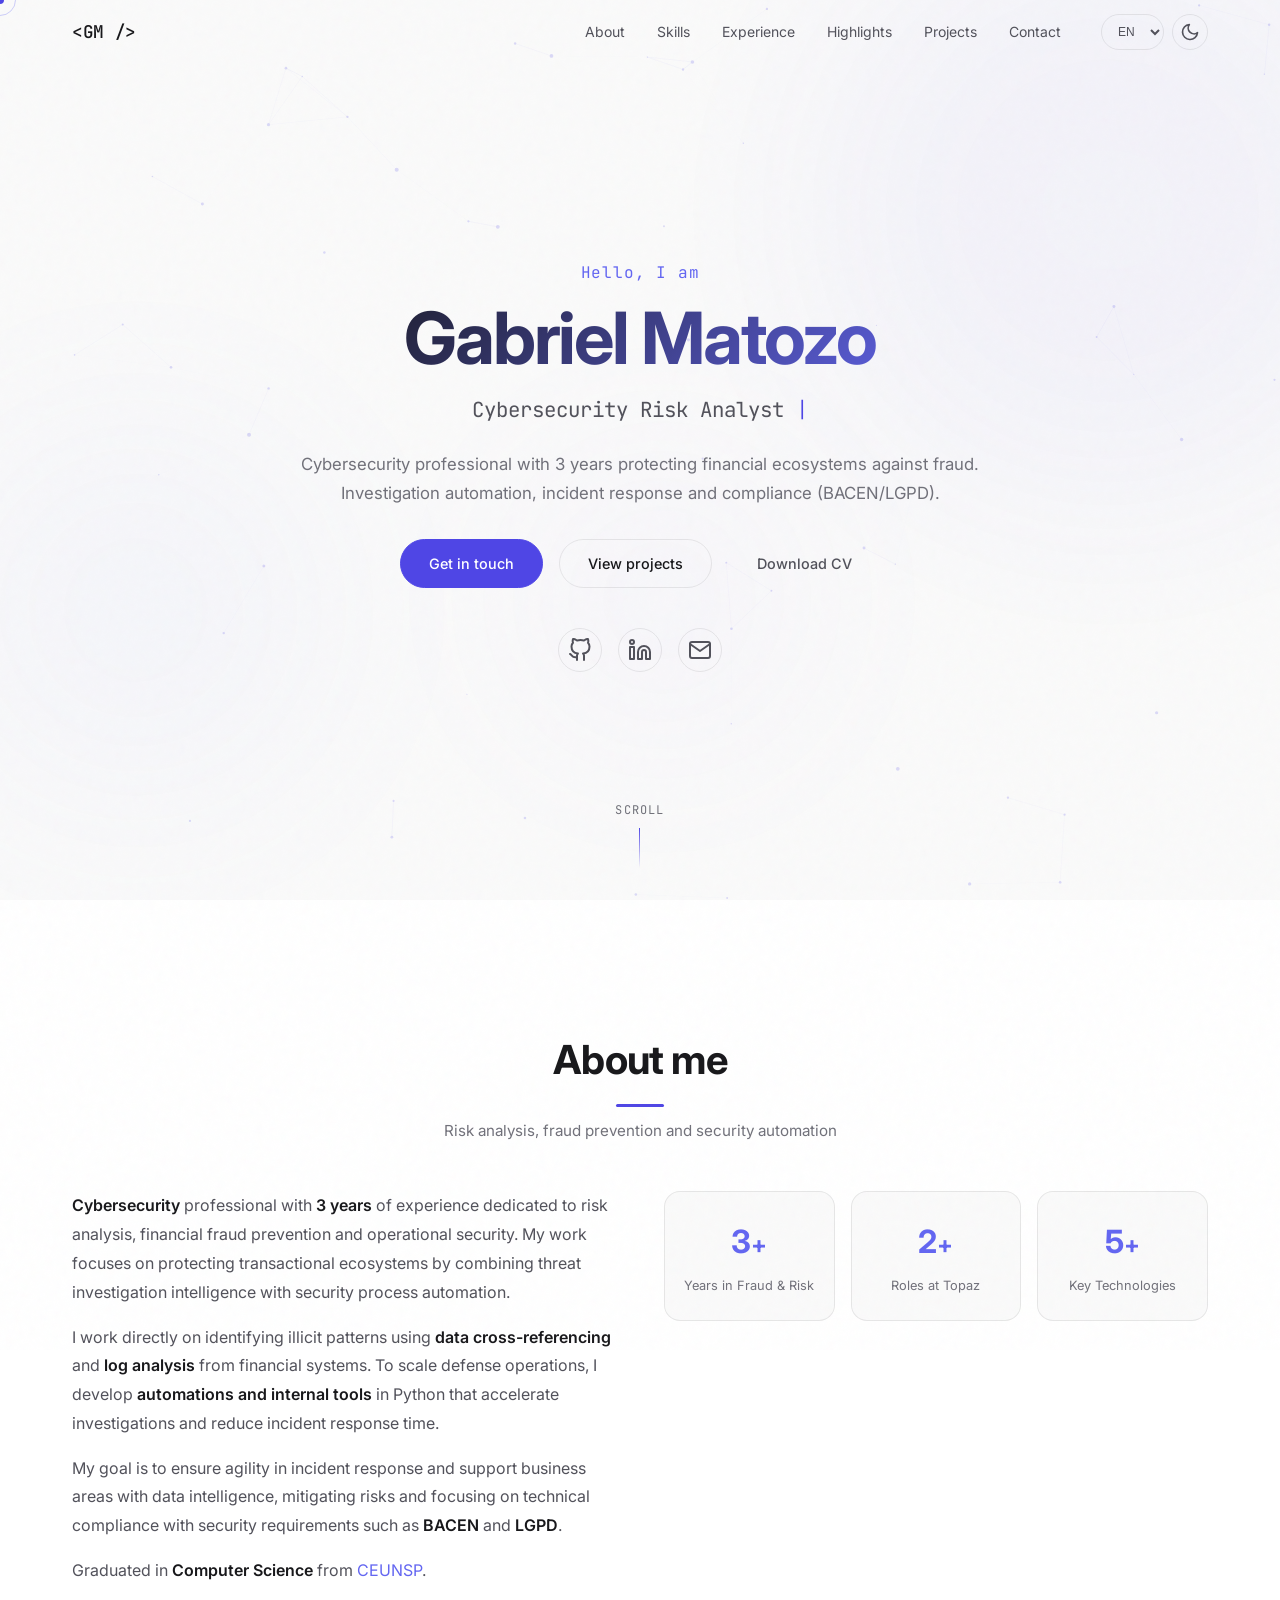
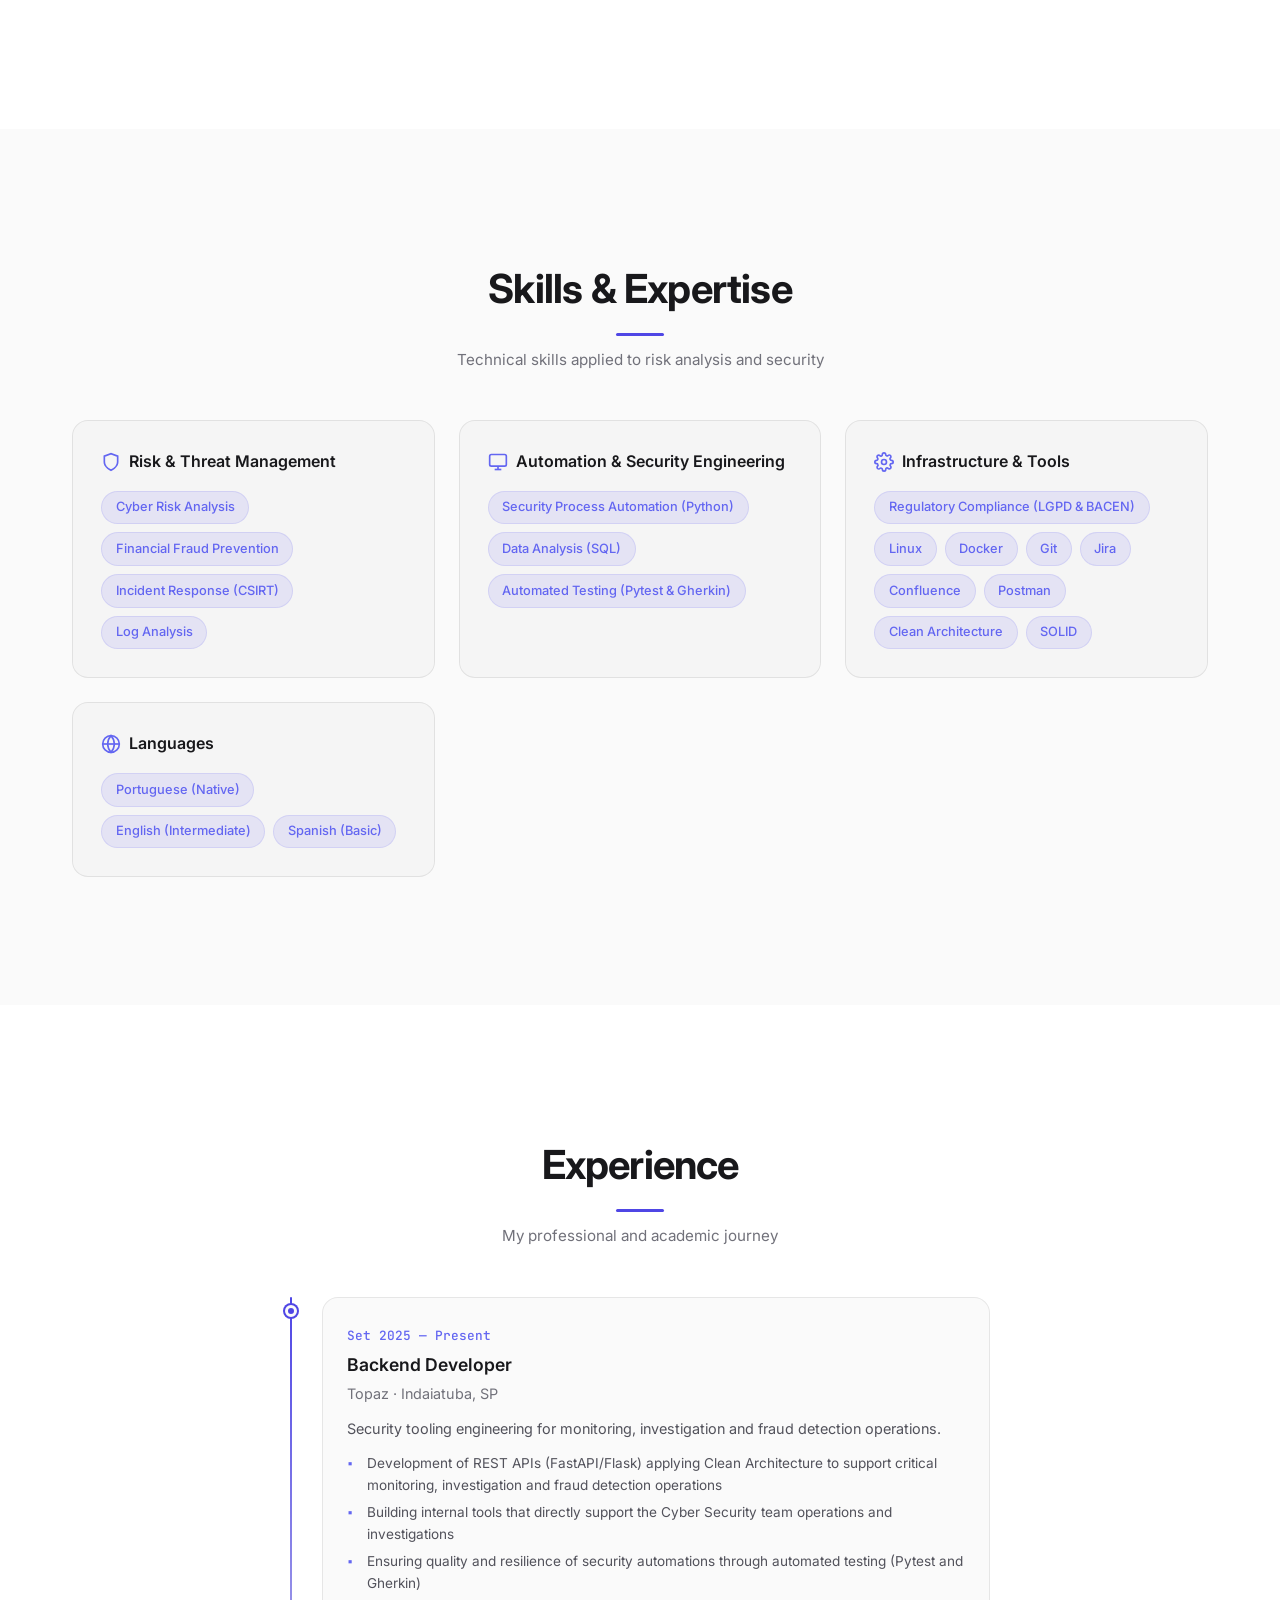
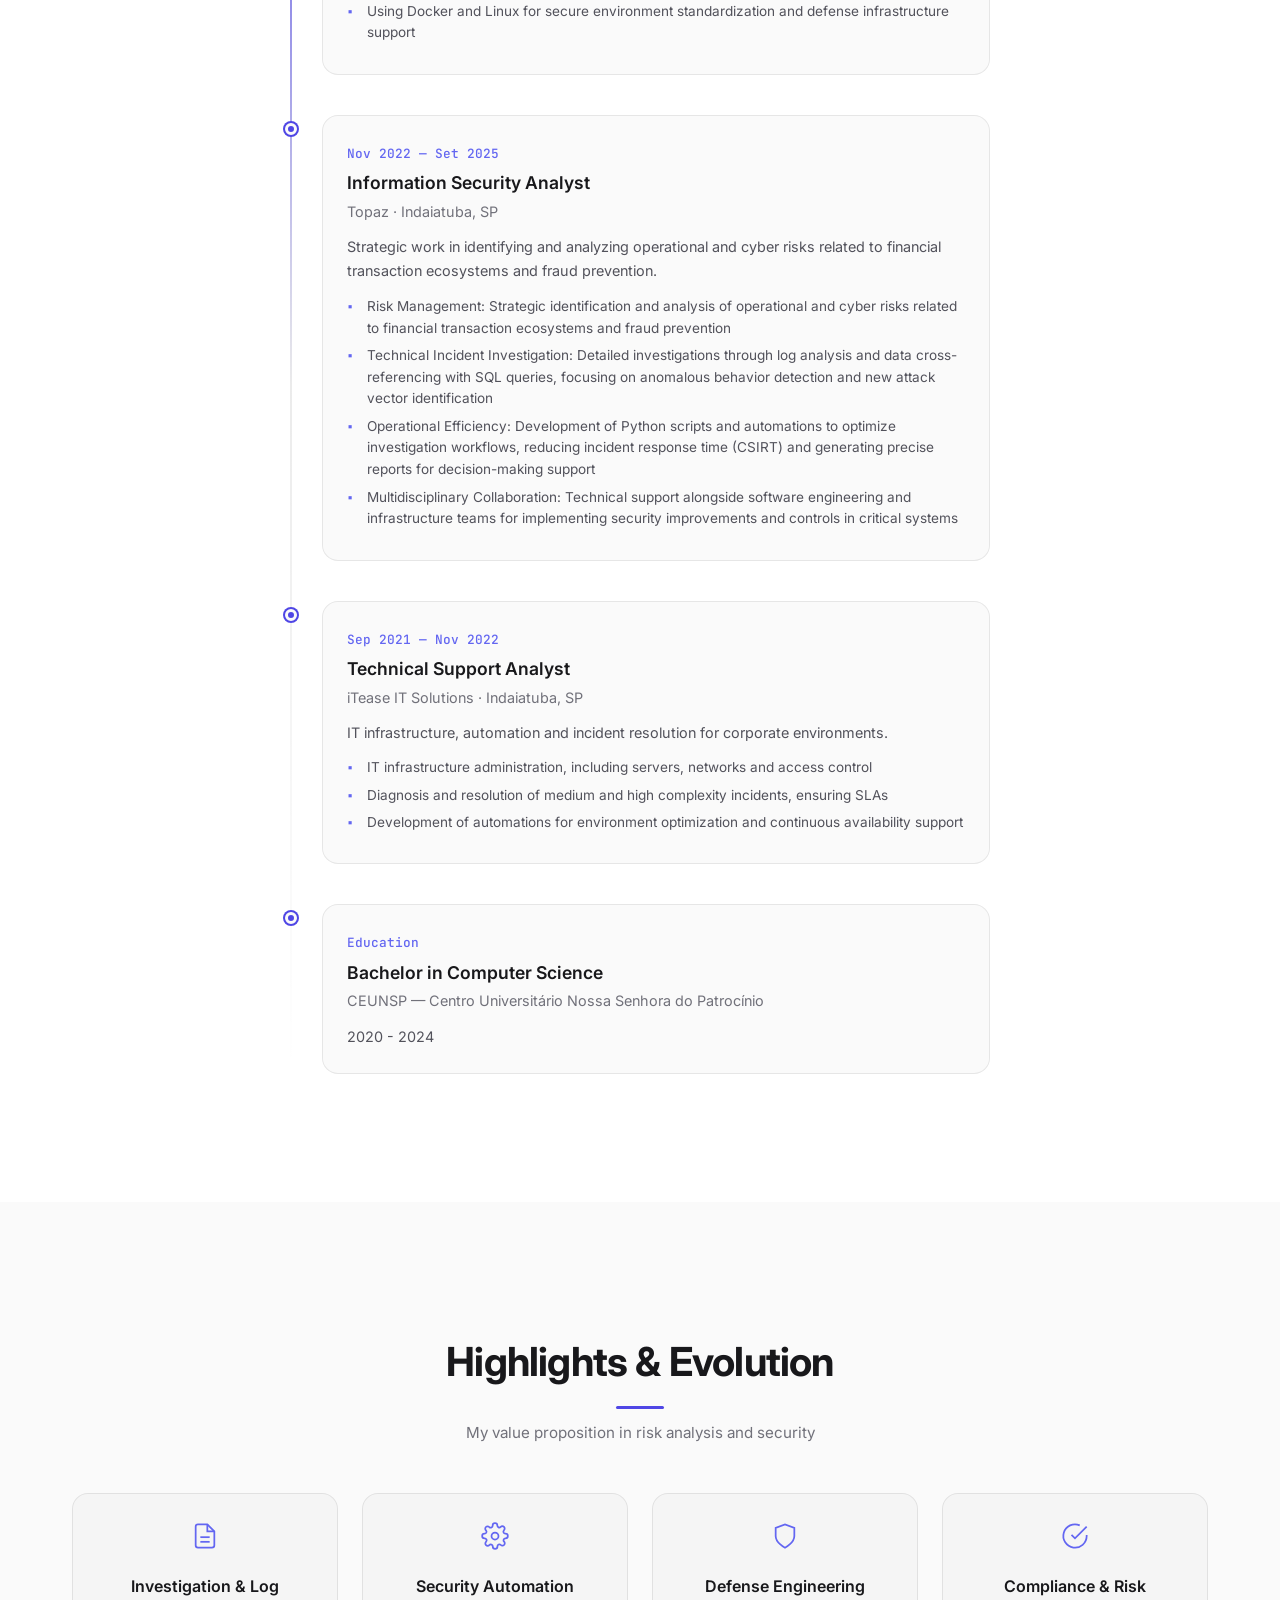
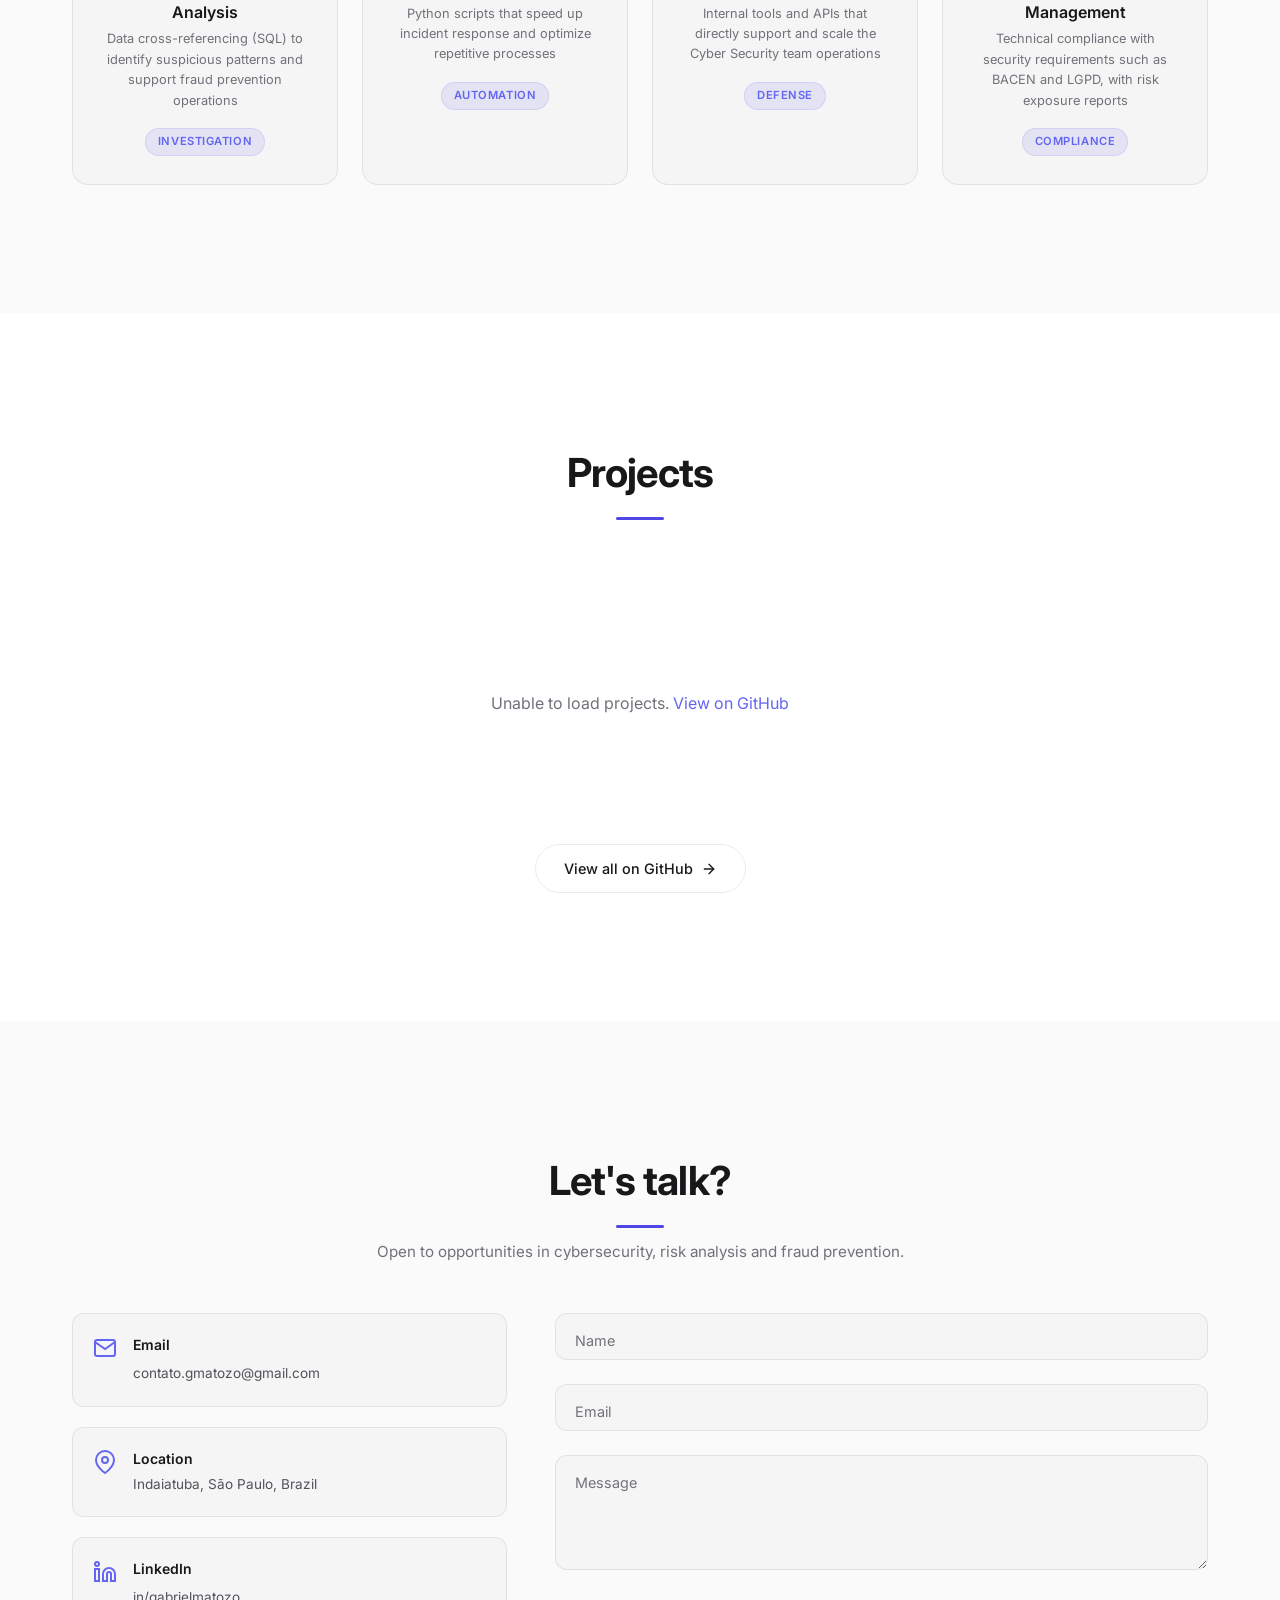
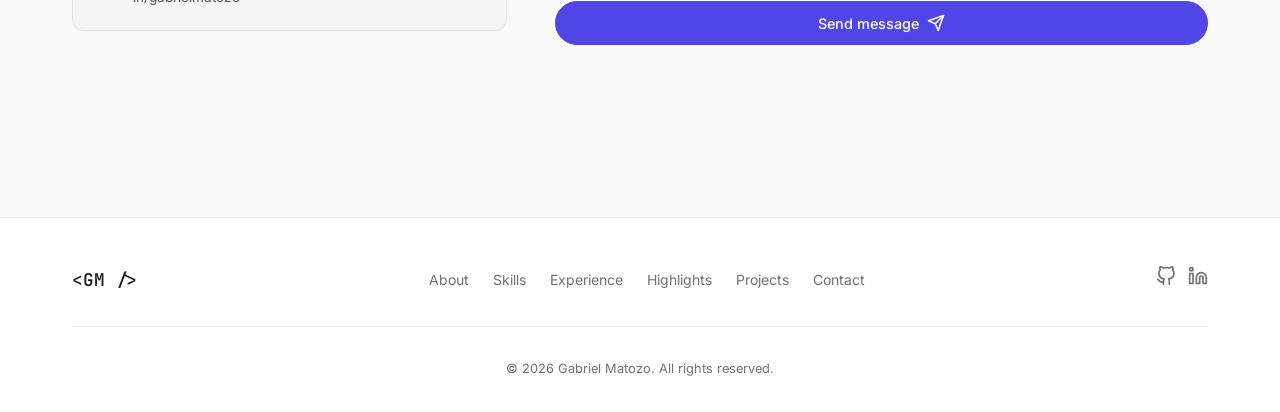
<file: index.html>
<!DOCTYPE html>
<html lang="pt-br" data-theme="dark">

<head>
  <meta charset="UTF-8" />
  <meta name="viewport" content="width=device-width, initial-scale=1.0" />
  <meta name="author" content="Gabriel Matozo" />
  <meta name="description" content="Gabriel Matozo — Analista de Cibersegurança e Desenvolvedor Backend. Prevenção a fraudes, automação de segurança, resposta a incidentes e análise de risco em Python e SQL. Veja projetos e baixe o CV." />
  <link rel="canonical" href="https://gabrielmatozo.github.io/" />

  <meta property="og:title" content="Gabriel Matozo | Cibersegurança, Backend & Prevenção a Fraudes" />
  <meta property="og:description" content="Analista de Riscos em Cibersegurança | Prevenção a Fraudes | Automação de Segurança | Resposta a Incidentes | Python • SQL" />
  <meta property="og:type" content="website" />
  <meta property="og:url" content="https://gabrielmatozo.github.io/" />
  <meta property="og:image" content="https://gabrielmatozo.github.io/assets/images/og-cover.png" />
  <meta property="og:site_name" content="Gabriel Matozo" />
  <meta property="og:locale" content="pt_BR" />
  <meta property="og:locale:alternate" content="en_US" />
  <meta property="og:locale:alternate" content="es_ES" />
  <meta name="twitter:card" content="summary_large_image" />
  <meta name="twitter:title" content="Gabriel Matozo | Cibersegurança, Backend & Prevenção a Fraudes" />
  <meta name="twitter:description" content="Analista de Cibersegurança e Backend Developer — prevenção a fraudes, automação de segurança e resposta a incidentes (Python/SQL)." />
  <meta name="twitter:image" content="https://gabrielmatozo.github.io/assets/images/og-cover.png" />
  <meta name="robots" content="index, follow" />

  <title>Gabriel Matozo | Cibersegurança, Backend & Prevenção a Fraudes</title>

  <script type="application/ld+json">
  {
    "@context": "https://schema.org",
    "@graph": [
      {
        "@type": "Person",
        "@id": "https://gabrielmatozo.github.io/#person",
        "name": "Gabriel Matozo",
        "url": "https://gabrielmatozo.github.io/",
        "image": "https://gabrielmatozo.github.io/assets/images/og-cover.png",
        "jobTitle": "Analista de Cibersegurança e Desenvolvedor Backend",
        "description": "Analista de Cibersegurança e Backend Developer focado em prevenção a fraudes, automação de segurança e resposta a incidentes com Python e SQL.",
        "address": {
          "@type": "PostalAddress",
          "addressLocality": "Indaiatuba",
          "addressRegion": "SP",
          "addressCountry": "BR"
        },
        "alumniOf": {
          "@type": "CollegeOrUniversity",
          "name": "CEUNSP — Centro Universitário Nossa Senhora do Patrocínio"
        },
        "worksFor": {
          "@type": "Organization",
          "name": "Topaz"
        },
        "knowsAbout": [
          "Cibersegurança",
          "Prevenção a Fraudes Financeiras",
          "Análise de Riscos",
          "Resposta a Incidentes (CSIRT)",
          "Automação de Segurança",
          "LGPD",
          "BACEN",
          "Python",
          "SQL"
        ],
        "knowsLanguage": ["pt-BR", "en", "es"],
        "sameAs": [
          "https://github.com/gabrielmatozo",
          "https://www.linkedin.com/in/gabrielmatozo/"
        ]
      },
      {
        "@type": "WebSite",
        "@id": "https://gabrielmatozo.github.io/#website",
        "url": "https://gabrielmatozo.github.io/",
        "name": "Gabriel Matozo — Cibersegurança & Backend",
        "description": "Portfólio de Gabriel Matozo: cibersegurança, prevenção a fraudes, automação de segurança e desenvolvimento backend.",
        "inLanguage": "pt-BR"
      }
    ]
  }
  </script>

  <link rel="preconnect" href="https://fonts.googleapis.com" />
  <link rel="preconnect" href="https://fonts.gstatic.com" crossorigin />
  <link href="https://fonts.googleapis.com/css2?family=Inter:wght@300;400;500;600;700&family=JetBrains+Mono:wght@400;500&display=swap" rel="stylesheet" />

  <link rel="icon" type="image/svg+xml" href="/assets/images/favicon.svg?v=2" />

  <script>
    (function () {
      var saved = localStorage.getItem('gm-theme');
      if (saved === 'light' || (!saved && window.matchMedia('(prefers-color-scheme: light)').matches)) {
        document.documentElement.setAttribute('data-theme', 'light');
      }
    })();
  </script>
  <link rel="stylesheet" href="/assets/css/styles.css" />
  <script src="/assets/js/config.js"></script>
  <script src="/assets/js/i18n.js"></script>
</head>

<body>
    <a href="#hero" class="skip-link" data-i18n="skip_link">Pular para conteúdo</a>
    <div class="preloader" id="preloader">
    <div class="preloader__content">
      <span class="preloader__logo">&lt;GM /&gt;</span>
      <div class="preloader__bar"><div class="preloader__bar-fill"></div></div>
    </div>
  </div>

    <div class="scroll-progress" id="scroll-progress"></div>

    <div class="cursor" id="cursor"></div>
  <div class="cursor-follower" id="cursor-follower"></div>

    <div class="noise-overlay"></div>

    <div class="gradient-orbs" aria-hidden="true">
    <div class="gradient-orb gradient-orb--1"></div>
    <div class="gradient-orb gradient-orb--2"></div>
    <div class="gradient-orb gradient-orb--3"></div>
  </div>

    <canvas id="particles-canvas" aria-hidden="true"></canvas>

    <nav class="nav" id="nav">
    <div class="nav__container">
      <a href="#hero" class="nav__logo">&lt;GM /&gt;</a>
      <button class="nav__toggle" id="nav-toggle" aria-label="Abrir menu" aria-expanded="false">
        <span></span><span></span><span></span>
      </button>
      <ul class="nav__menu" id="nav-menu">
        <li><a href="#about" class="nav__link" data-i18n="nav_about">Sobre</a></li>
        <li><a href="#skills" class="nav__link" data-i18n="nav_skills">Skills</a></li>
        <li><a href="#experience" class="nav__link" data-i18n="nav_experience">Experiência</a></li>
        <li><a href="#highlights" class="nav__link" data-i18n="nav_highlights">Conquistas</a></li>
        <li><a href="#projects" class="nav__link" data-i18n="nav_projects">Projetos</a></li>
        <li><a href="#contact" class="nav__link" data-i18n="nav_contact">Contato</a></li>
        <li class="nav__controls">
          <select id="lang-select" class="lang-toggle" aria-label="Selecionar idioma">
            <option value="pt">PT</option>
            <option value="en">EN</option>
            <option value="es">ES</option>
          </select>
          <button class="theme-toggle" id="theme-toggle" aria-label="Alternar tema">
            <svg class="theme-toggle__icon theme-toggle__icon--sun" viewBox="0 0 24 24" width="20" height="20"><circle cx="12" cy="12" r="5" fill="none" stroke="currentColor" stroke-width="2"/><g stroke="currentColor" stroke-width="2" stroke-linecap="round"><line x1="12" y1="1" x2="12" y2="3"/><line x1="12" y1="21" x2="12" y2="23"/><line x1="4.22" y1="4.22" x2="5.64" y2="5.64"/><line x1="18.36" y1="18.36" x2="19.78" y2="19.78"/><line x1="1" y1="12" x2="3" y2="12"/><line x1="21" y1="12" x2="23" y2="12"/><line x1="4.22" y1="19.78" x2="5.64" y2="18.36"/><line x1="18.36" y1="5.64" x2="19.78" y2="4.22"/></g></svg>
            <svg class="theme-toggle__icon theme-toggle__icon--moon" viewBox="0 0 24 24" width="20" height="20"><path d="M21 12.79A9 9 0 1 1 11.21 3 7 7 0 0 0 21 12.79z" fill="none" stroke="currentColor" stroke-width="2" stroke-linecap="round" stroke-linejoin="round"/></svg>
          </button>
        </li>
      </ul>
    </div>
  </nav>

    <section class="hero" id="hero">
    <div class="hero__content">
      <p class="hero__greeting" data-i18n="hero_greeting">Olá, eu sou</p>
      <h1 class="hero__name">Gabriel Matozo</h1>
      <div class="hero__typing-wrapper" aria-hidden="true">
        <span id="typing-text"></span>
        <span class="hero__cursor">|</span>
      </div>
      <p class="hero__description" data-i18n="hero_description">Profissional de Cibersegurança com 3 anos protegendo ecossistemas financeiros contra fraudes.
Automação de investigações, resposta a incidentes e compliance (BACEN/LGPD).</p>
      <div class="hero__actions">
        <a href="#contact" class="btn btn--primary" data-i18n="hero_contact">Entre em contato</a>
        <a href="#projects" class="btn btn--outline" data-i18n="hero_projects">Ver projetos</a>
        <a href="/assets/docs/gabriel-matozo-cv.pdf" id="cv-download-btn" class="btn btn--ghost" data-i18n="hero_cv" target="_blank" rel="noopener noreferrer">Download CV</a>
      </div>
      <div class="hero__social">
        <a href="https://github.com/gabrielmatozo" target="_blank" rel="noopener noreferrer" aria-label="GitHub" class="hero__social-link">
          <svg viewBox="0 0 24 24" width="24" height="24" fill="none" stroke="currentColor" stroke-width="2" stroke-linecap="round" stroke-linejoin="round"><path d="M9 19c-5 1.5-5-2.5-7-3m14 6v-3.87a3.37 3.37 0 0 0-.94-2.61c3.14-.35 6.44-1.54 6.44-7A5.44 5.44 0 0 0 20 4.77 5.07 5.07 0 0 0 19.91 1S18.73.65 16 2.48a13.38 13.38 0 0 0-7 0C6.27.65 5.09 1 5.09 1A5.07 5.07 0 0 0 5 4.77a5.44 5.44 0 0 0-1.5 3.78c0 5.42 3.3 6.61 6.44 7A3.37 3.37 0 0 0 9 18.13V22"></path></svg>
        </a>
        <a href="https://www.linkedin.com/in/gabrielmatozo/" target="_blank" rel="noopener noreferrer" aria-label="LinkedIn" class="hero__social-link">
          <svg viewBox="0 0 24 24" width="24" height="24" fill="none" stroke="currentColor" stroke-width="2" stroke-linecap="round" stroke-linejoin="round"><path d="M16 8a6 6 0 0 1 6 6v7h-4v-7a2 2 0 0 0-2-2 2 2 0 0 0-2 2v7h-4v-7a6 6 0 0 1 6-6z"></path><rect x="2" y="9" width="4" height="12"></rect><circle cx="4" cy="4" r="2"></circle></svg>
        </a>
        <a href="mailto:contato.gmatozo@gmail.com" aria-label="E-mail" class="hero__social-link">
          <svg viewBox="0 0 24 24" width="24" height="24" fill="none" stroke="currentColor" stroke-width="2" stroke-linecap="round" stroke-linejoin="round"><path d="M4 4h16c1.1 0 2 .9 2 2v12c0 1.1-.9 2-2 2H4c-1.1 0-2-.9-2-2V6c0-1.1.9-2 2-2z"></path><polyline points="22,6 12,13 2,6"></polyline></svg>
        </a>
      </div>
    </div>
    <div class="hero__scroll-indicator">
      <span>scroll</span>
      <div class="hero__scroll-line"></div>
    </div>
  </section>

    <section class="section section--alt about" id="about">
    <div class="container">
      <h2 class="section__title" data-reveal data-i18n="about_title">Sobre mim</h2>
      <p class="section__subtitle" data-reveal data-i18n="about_subtitle">Análise de riscos, prevenção a fraudes e automação de segurança</p>
      <div class="about__grid">
        <div class="about__text" data-reveal>
          <p data-i18n="about_p1" data-i18n-html>
            Profissional de <strong>Cibersegurança</strong> com <strong>3 anos</strong> de experiência
            dedicados à análise de riscos, prevenção a fraudes financeiras e segurança operacional.
            Minha atuação foca em proteger ecossistemas transacionais, unindo a inteligência na
            investigação de ameaças com a automação de processos de segurança.
          </p>
          <p data-i18n="about_p2" data-i18n-html>
            Atuo diretamente na identificação de padrões ilícitos utilizando <strong>cruzamento de dados</strong>
            e <strong>análise de logs</strong> de sistemas financeiros. Para escalar a operação de defesa,
            desenvolvo <strong>automações e ferramentas internas</strong> em Python que aceleram investigações
            e reduzem o tempo de resposta a incidentes.
          </p>
          <p data-i18n="about_p3" data-i18n-html>
            Meu objetivo é garantir agilidade na resposta a incidentes e apoiar as áreas de negócio com
            inteligência de dados, mitigando riscos e focando na adequação técnica a requisitos de segurança
            como <strong>BACEN</strong> e <strong>LGPD</strong>.
          </p>
          <p data-i18n="about_p4" data-i18n-html>
            Formado em <strong>Ciência da Computação</strong> pela
            <a href="https://www.ceunsp.edu.br/graduacao/ciencia-da-computacao/" target="_blank" rel="noopener noreferrer">CEUNSP</a>.
          </p>
        </div>
        <div class="about__stats" data-reveal>
          <div class="stat-card">
            <span class="stat-card__number" data-count="3">0</span><span class="stat-card__suffix">+</span>
            <span class="stat-card__label" data-i18n="stat_years">Anos em Fraude e Risco</span>
          </div>
          <div class="stat-card">
            <span class="stat-card__number" data-count="2">0</span><span class="stat-card__suffix">+</span>
            <span class="stat-card__label" data-i18n="stat_roles">Funções na Topaz</span>
          </div>
          <div class="stat-card">
            <span class="stat-card__number" data-count="5">0</span><span class="stat-card__suffix">+</span>
            <span class="stat-card__label" data-i18n="stat_tech">Tecnologias-chave</span>
          </div>
        </div>
      </div>
    </div>
  </section>

    <section class="section skills" id="skills">
    <div class="container">
      <h2 class="section__title" data-reveal data-i18n="skills_title">Competências & Tecnologias</h2>
      <p class="section__subtitle" data-reveal data-i18n="skills_subtitle">Habilidades técnicas aplicadas à análise de riscos e segurança</p>
      <div class="skills__categories" data-reveal>

        <div class="skill-category">
          <h3 class="skill-category__title">
            <svg viewBox="0 0 24 24" width="20" height="20" fill="none" stroke="currentColor" stroke-width="2"><path d="M12 22s8-4 8-10V5l-8-3-8 3v7c0 6 8 10 8 10z"/></svg>
            <span data-i18n="skills_risk">Gestão de Riscos e Ameaças</span>
          </h3>
          <div class="skill-category__items">
            <div class="skill-tag" data-i18n="skill_cyber_risk">Análise de Riscos Cibernéticos</div>
            <div class="skill-tag" data-i18n="skill_fraud_prevention">Prevenção a Fraudes Financeiras</div>
            <div class="skill-tag" data-i18n="skill_incident_response">Resposta a Incidentes (CSIRT)</div>
            <div class="skill-tag" data-i18n="skill_log_analysis">Análise de Logs</div>
          </div>
        </div>

        <div class="skill-category">
          <h3 class="skill-category__title">
            <svg viewBox="0 0 24 24" width="20" height="20" fill="none" stroke="currentColor" stroke-width="2"><rect x="2" y="3" width="20" height="14" rx="2" ry="2"/><line x1="8" y1="21" x2="16" y2="21"/><line x1="12" y1="17" x2="12" y2="21"/></svg>
            <span data-i18n="skills_engineering">Automação e Engenharia de Segurança</span>
          </h3>
          <div class="skill-category__items">
            <div class="skill-tag" data-i18n="skill_security_automation">Automação de Processos de Segurança (Python)</div>
            <div class="skill-tag" data-i18n="skill_data_analysis">Análise de Dados (SQL)</div>
            <div class="skill-tag" data-i18n="skill_automated_tests">Testes Automatizados (Pytest e Gherkin)</div>
          </div>
        </div>

        <div class="skill-category">
          <h3 class="skill-category__title">
            <svg viewBox="0 0 24 24" width="20" height="20" fill="none" stroke="currentColor" stroke-width="2"><circle cx="12" cy="12" r="3"/><path d="M19.4 15a1.65 1.65 0 0 0 .33 1.82l.06.06a2 2 0 0 1 0 2.83 2 2 0 0 1-2.83 0l-.06-.06a1.65 1.65 0 0 0-1.82-.33 1.65 1.65 0 0 0-1 1.51V21a2 2 0 0 1-2 2 2 2 0 0 1-2-2v-.09A1.65 1.65 0 0 0 9 19.4a1.65 1.65 0 0 0-1.82.33l-.06.06a2 2 0 0 1-2.83 0 2 2 0 0 1 0-2.83l.06-.06A1.65 1.65 0 0 0 4.68 15a1.65 1.65 0 0 0-1.51-1H3a2 2 0 0 1-2-2 2 2 0 0 1 2-2h.09A1.65 1.65 0 0 0 4.6 9a1.65 1.65 0 0 0-.33-1.82l-.06-.06a2 2 0 0 1 0-2.83 2 2 0 0 1 2.83 0l.06.06A1.65 1.65 0 0 0 9 4.68a1.65 1.65 0 0 0 1-1.51V3a2 2 0 0 1 2-2 2 2 0 0 1 2 2v.09a1.65 1.65 0 0 0 1 1.51 1.65 1.65 0 0 0 1.82-.33l.06-.06a2 2 0 0 1 2.83 0 2 2 0 0 1 0 2.83l-.06.06a1.65 1.65 0 0 0-.33 1.82V9a1.65 1.65 0 0 0 1.51 1H21a2 2 0 0 1 2 2 2 2 0 0 1-2 2h-.09a1.65 1.65 0 0 0-1.51 1z"/></svg>
            <span data-i18n="skills_infra">Infraestrutura e Ferramentas</span>
          </h3>
          <div class="skill-category__items">
            <div class="skill-tag" data-i18n="skill_compliance">Adequação Técnica a Requisitos (LGPD e BACEN)</div>
            <div class="skill-tag">Linux</div>
            <div class="skill-tag">Docker</div>
            <div class="skill-tag">Git</div>
            <div class="skill-tag">Jira</div>
            <div class="skill-tag">Confluence</div>
            <div class="skill-tag">Postman</div>
            <div class="skill-tag" data-i18n="skill_clean_architecture">Clean Architecture</div>
            <div class="skill-tag">SOLID</div>
          </div>
        </div>

        <div class="skill-category">
          <h3 class="skill-category__title">
            <svg viewBox="0 0 24 24" width="20" height="20" fill="none" stroke="currentColor" stroke-width="2"><circle cx="12" cy="12" r="10"/><line x1="2" y1="12" x2="22" y2="12"/><path d="M12 2a15.3 15.3 0 0 1 4 10 15.3 15.3 0 0 1-4 10 15.3 15.3 0 0 1-4-10 15.3 15.3 0 0 1 4-10z"/></svg>
            <span data-i18n="skills_languages">Idiomas</span>
          </h3>
          <div class="skill-category__items">
            <div class="skill-tag" data-i18n="skill_pt_native">Português (Nativo)</div>
            <div class="skill-tag" data-i18n="skill_en_intermediate">Inglês (Intermediário)</div>
            <div class="skill-tag" data-i18n="skill_es_basic">Espanhol (Básico)</div>
          </div>
        </div>

      </div>
    </div>
  </section>

    <section class="section section--alt experience" id="experience">
    <div class="container">
      <h2 class="section__title" data-reveal data-i18n="experience_title">Experiência</h2>
      <p class="section__subtitle" data-reveal data-i18n="experience_subtitle">Minha jornada profissional e acadêmica</p>
      <div class="timeline">
        <div class="timeline__item" data-reveal>
          <div class="timeline__marker"></div>
          <div class="timeline__content">
            <span class="timeline__date" data-i18n="exp1_date">Set 2025 — Presente</span>
            <h3 class="timeline__title" data-i18n="exp1_title">Desenvolvedor Backend</h3>
            <p class="timeline__company" data-i18n="exp1_company">Topaz · Indaiatuba, SP</p>
            <p class="timeline__description" data-i18n="exp1_desc">
              Engenharia de ferramentas de segurança para operações de monitoramento, investigação e detecção de fraudes.
            </p>
            <ul class="timeline__list">
              <li data-i18n="exp1_li1">Desenvolvimento de APIs REST (FastAPI/Flask) aplicando Clean Architecture para suportar as operações críticas de monitoramento, investigação e detecção de fraudes</li>
              <li data-i18n="exp1_li2">Construção de ferramentas internas que dão suporte direto à operação e investigação do time de Cyber Security</li>
              <li data-i18n="exp1_li3">Garantia da qualidade e resiliência das automações de segurança através da implementação de testes automatizados (Pytest e Gherkin)</li>
              <li data-i18n="exp1_li4">Uso de Docker e Linux para padronização de ambientes seguros e suporte à infraestrutura de defesa</li>
            </ul>
          </div>
        </div>
        <div class="timeline__item" data-reveal>
          <div class="timeline__marker"></div>
          <div class="timeline__content">
            <span class="timeline__date" data-i18n="exp2_date">Nov 2022 — Set 2025</span>
            <h3 class="timeline__title" data-i18n="exp2_title">Analista de Segurança da Informação</h3>
            <p class="timeline__company" data-i18n="exp2_company">Topaz · Indaiatuba, SP</p>
            <p class="timeline__description" data-i18n="exp2_desc">
              Atuação estratégica na identificação e análise de riscos operacionais e cibernéticos voltados a ecossistemas de transações financeiras e prevenção a fraudes.
            </p>
            <ul class="timeline__list">
              <li data-i18n="exp2_li1">Gestão e Mitigação de Riscos: Atuação estratégica na identificação e análise de riscos operacionais e cibernéticos voltados a ecossistemas de transações financeiras e prevenção a fraudes</li>
              <li data-i18n="exp2_li2">Investigação Técnica de Incidentes: Execução de investigações detalhadas através da análise de logs e cruzamento de dados com queries em SQL, focando na detecção de comportamentos anômalos e identificação de novos vetores de ataque</li>
              <li data-i18n="exp2_li3">Eficiência Operacional: Desenvolvimento de scripts e automações em Python para otimizar os fluxos de investigação, reduzindo o tempo de resposta a incidentes (CSIRT) e gerando relatórios precisos para suporte à tomada de decisão</li>
              <li data-i18n="exp2_li4">Colaboração Multidisciplinar: Apoio técnico em conjunto com os times de engenharia de software e infraestrutura para a implementação de melhorias e controles de segurança em sistemas críticos</li>
            </ul>
          </div>
        </div>
        <div class="timeline__item" data-reveal>
          <div class="timeline__marker"></div>
          <div class="timeline__content">
            <span class="timeline__date" data-i18n="exp3_date">Set 2021 — Nov 2022</span>
            <h3 class="timeline__title" data-i18n="exp3_title">Analista de Suporte Técnico</h3>
            <p class="timeline__company" data-i18n="exp3_company">iTease Soluções em TI · Indaiatuba, SP</p>
            <p class="timeline__description" data-i18n="exp3_desc">
              Infraestrutura de TI, automações e resolução de incidentes para ambientes corporativos.
            </p>
            <ul class="timeline__list">
              <li data-i18n="exp3_li1">Administração de infraestrutura de TI, incluindo servidores, redes e controle de acessos</li>
              <li data-i18n="exp3_li2">Diagnóstico e resolução de incidentes de média e alta complexidade, garantindo SLAs</li>
              <li data-i18n="exp3_li3">Desenvolvimento de automações para otimização do ambiente e suporte à disponibilidade contínua</li>
            </ul>
          </div>
        </div>
        <div class="timeline__item" data-reveal>
          <div class="timeline__marker"></div>
          <div class="timeline__content">
            <span class="timeline__date" data-i18n="edu_date">Formação</span>
            <h3 class="timeline__title" data-i18n="edu_title">Bacharelado em Ciência da Computação</h3>
            <p class="timeline__company" data-i18n="edu_company">CEUNSP — Centro Universitário Nossa Senhora do Patrocínio</p>
            <p class="timeline__description" data-i18n="edu_desc">
              2020 - 2024
            </p>
          </div>
        </div>
      </div>
    </div>
  </section>

    <section class="section highlights" id="highlights">
    <div class="container">
      <h2 class="section__title" data-reveal data-i18n="highlights_title">Conquistas & Evolução</h2>
      <p class="section__subtitle" data-reveal data-i18n="highlights_subtitle">Minha proposta de valor em análise de riscos e segurança</p>
      <div class="certs__grid" data-reveal>
        <div class="cert-card">
          <div class="cert-card__icon">
            <svg viewBox="0 0 24 24" width="28" height="28" fill="none" stroke="currentColor" stroke-width="1.5"><path d="M14 2H6a2 2 0 0 0-2 2v16a2 2 0 0 0 2 2h12a2 2 0 0 0 2-2V8z"/><polyline points="14 2 14 8 20 8"/><line x1="16" y1="13" x2="8" y2="13"/><line x1="16" y1="17" x2="8" y2="17"/></svg>
          </div>
          <h3 class="cert-card__title" data-i18n="highlight_investigation_title">Investigação e Análise de Logs</h3>
          <p class="cert-card__issuer" data-i18n="highlight_investigation_desc">Cruzamento de dados (SQL) para identificar padrões suspeitos e apoiar a operação de prevenção a fraudes</p>
          <span class="cert-card__badge" data-i18n="badge_investigation">Investigação</span>
        </div>
        <div class="cert-card">
          <div class="cert-card__icon">
            <svg viewBox="0 0 24 24" width="28" height="28" fill="none" stroke="currentColor" stroke-width="1.5"><circle cx="12" cy="12" r="3"/><path d="M19.4 15a1.65 1.65 0 0 0 .33 1.82l.06.06a2 2 0 0 1 0 2.83 2 2 0 0 1-2.83 0l-.06-.06a1.65 1.65 0 0 0-1.82-.33 1.65 1.65 0 0 0-1 1.51V21a2 2 0 0 1-2 2 2 2 0 0 1-2-2v-.09A1.65 1.65 0 0 0 9 19.4a1.65 1.65 0 0 0-1.82.33l-.06.06a2 2 0 0 1-2.83 0 2 2 0 0 1 0-2.83l.06-.06A1.65 1.65 0 0 0 4.68 15a1.65 1.65 0 0 0-1.51-1H3a2 2 0 0 1-2-2 2 2 0 0 1 2-2h.09A1.65 1.65 0 0 0 4.6 9a1.65 1.65 0 0 0-.33-1.82l-.06-.06a2 2 0 0 1 0-2.83 2 2 0 0 1 2.83 0l.06.06A1.65 1.65 0 0 0 9 4.68a1.65 1.65 0 0 0 1-1.51V3a2 2 0 0 1 2-2 2 2 0 0 1 2 2v.09a1.65 1.65 0 0 0 1 1.51 1.65 1.65 0 0 0 1.82-.33l.06-.06a2 2 0 0 1 2.83 0 2 2 0 0 1 0 2.83l-.06.06a1.65 1.65 0 0 0-.33 1.82V9a1.65 1.65 0 0 0 1.51 1H21a2 2 0 0 1 2 2 2 2 0 0 1-2 2h-.09a1.65 1.65 0 0 0-1.51 1z"/></svg>
          </div>
          <h3 class="cert-card__title" data-i18n="highlight_automation_title">Automação de Segurança</h3>
          <p class="cert-card__issuer" data-i18n="highlight_automation_desc">Criação de scripts (Python) que dão agilidade à resposta a incidentes e otimizam processos repetitivos</p>
          <span class="cert-card__badge" data-i18n="badge_automation">Automação</span>
        </div>
        <div class="cert-card">
          <div class="cert-card__icon">
            <svg viewBox="0 0 24 24" width="28" height="28" fill="none" stroke="currentColor" stroke-width="1.5"><path d="M12 22s8-4 8-10V5l-8-3-8 3v7c0 6 8 10 8 10z"/></svg>
          </div>
          <h3 class="cert-card__title" data-i18n="highlight_defense_title">Engenharia de Defesa</h3>
          <p class="cert-card__issuer" data-i18n="highlight_defense_desc">Ferramentas e APIs internas que dão suporte direto e escalabilidade às operações do time de Cyber Security</p>
          <span class="cert-card__badge" data-i18n="badge_defense">Defesa</span>
        </div>
        <div class="cert-card">
          <div class="cert-card__icon">
            <svg viewBox="0 0 24 24" width="28" height="28" fill="none" stroke="currentColor" stroke-width="1.5"><path d="M22 11.08V12a10 10 0 1 1-5.93-9.14"/><polyline points="22 4 12 14.01 9 11.01"/></svg>
          </div>
          <h3 class="cert-card__title" data-i18n="highlight_compliance_title">Compliance e Gestão de Riscos</h3>
          <p class="cert-card__issuer" data-i18n="highlight_compliance_desc">Adequação técnica a requisitos de segurança como BACEN e LGPD, com relatórios de exposição a riscos</p>
          <span class="cert-card__badge" data-i18n="badge_compliance">Compliance</span>
        </div>
      </div>
    </div>
  </section>

    <section class="section section--alt projects" id="projects">
    <div class="container">
      <h2 class="section__title" data-reveal data-i18n="projects_title">Projetos</h2>
      <p class="section__subtitle" data-reveal data-i18n="projects_subtitle">Carregados dinamicamente do GitHub</p>
      <div class="projects__grid" id="projects-grid">
        <div class="projects__loading" id="projects-loading">
          <div class="spinner"></div>
          <p data-i18n="projects_loading">Carregando repositórios...</p>
        </div>
      </div>
      <div class="projects__more" data-reveal>
        <a href="https://github.com/gabrielmatozo?tab=repositories" target="_blank" rel="noopener noreferrer" class="btn btn--outline">
          <span data-i18n="projects_more">Ver todos no GitHub</span>
          <svg viewBox="0 0 24 24" width="16" height="16" fill="none" stroke="currentColor" stroke-width="2" stroke-linecap="round" stroke-linejoin="round"><line x1="5" y1="12" x2="19" y2="12"/><polyline points="12 5 19 12 12 19"/></svg>
        </a>
      </div>
    </div>
  </section>

    <section class="section contact" id="contact">
    <div class="container">
      <h2 class="section__title" data-reveal data-i18n="contact_title">Vamos conversar?</h2>
      <p class="section__subtitle" data-reveal data-i18n="contact_subtitle">Aberto a oportunidades em cibersegurança, análise de riscos e prevenção a fraudes.</p>
      <div class="contact__grid" data-reveal>
        <div class="contact__info">
          <div class="contact__card">
            <svg viewBox="0 0 24 24" width="24" height="24" fill="none" stroke="currentColor" stroke-width="2"><path d="M4 4h16c1.1 0 2 .9 2 2v12c0 1.1-.9 2-2 2H4c-1.1 0-2-.9-2-2V6c0-1.1.9-2 2-2z"/><polyline points="22,6 12,13 2,6"/></svg>
            <div>
              <h4 data-i18n="contact_email">E-mail</h4>
              <a href="mailto:contato.gmatozo@gmail.com">contato.gmatozo@gmail.com</a>
            </div>
          </div>
          <div class="contact__card">
            <svg viewBox="0 0 24 24" width="24" height="24" fill="none" stroke="currentColor" stroke-width="2"><path d="M21 10c0 7-9 13-9 13s-9-6-9-13a9 9 0 0 1 18 0z"/><circle cx="12" cy="10" r="3"/></svg>
            <div>
              <h4 data-i18n="contact_location">Localização</h4>
              <p data-i18n="contact_location_value">Indaiatuba, São Paulo, Brasil</p>
            </div>
          </div>
          <div class="contact__card">
            <svg viewBox="0 0 24 24" width="24" height="24" fill="none" stroke="currentColor" stroke-width="2"><path d="M16 8a6 6 0 0 1 6 6v7h-4v-7a2 2 0 0 0-2-2 2 2 0 0 0-2 2v7h-4v-7a6 6 0 0 1 6-6z"/><rect x="2" y="9" width="4" height="12"/><circle cx="4" cy="4" r="2"/></svg>
            <div>
              <h4 data-i18n="contact_linkedin">LinkedIn</h4>
              <a href="https://www.linkedin.com/in/gabrielmatozo/" target="_blank" rel="noopener noreferrer">in/gabrielmatozo</a>
            </div>
          </div>
        </div>
        <form class="contact__form" id="contact-form" action="https://formspree.io/f/myklyogo" method="POST">
          <div class="form-group">
            <input type="text" name="name" id="form-name" required autocomplete="name" maxlength="100" placeholder=" " />
            <label for="form-name" data-i18n="form_name">Nome</label>
          </div>
          <div class="form-group">
            <input type="email" name="email" id="form-email" required autocomplete="email" maxlength="254" placeholder=" " />
            <label for="form-email" data-i18n="form_email">E-mail</label>
          </div>
          <div class="form-group">
            <textarea name="message" id="form-message" rows="5" required maxlength="2000" placeholder=" "></textarea>
            <label for="form-message" data-i18n="form_message">Mensagem</label>
          </div>
          <input type="text" name="_gotcha" class="form-honeypot" tabindex="-1" />
          <button type="submit" class="btn btn--primary btn--full" id="form-submit">
            <span data-i18n="form_submit">Enviar mensagem</span>
            <svg viewBox="0 0 24 24" width="18" height="18" fill="none" stroke="currentColor" stroke-width="2" stroke-linecap="round" stroke-linejoin="round"><line x1="22" y1="2" x2="11" y2="13"/><polygon points="22 2 15 22 11 13 2 9 22 2"/></svg>
          </button>
          <p class="form-status" id="form-status" aria-live="polite"></p>
        </form>
      </div>
    </div>
  </section>

    <footer class="footer">
    <div class="container">
      <div class="footer__content">
        <a href="#hero" class="footer__logo">&lt;GM /&gt;</a>
        <nav class="footer__nav">
          <a href="#about" data-i18n="nav_about">Sobre</a>
          <a href="#skills" data-i18n="nav_skills">Skills</a>
          <a href="#experience" data-i18n="nav_experience">Experiência</a>
          <a href="#highlights" data-i18n="nav_highlights">Conquistas</a>
          <a href="#projects" data-i18n="nav_projects">Projetos</a>
          <a href="#contact" data-i18n="nav_contact">Contato</a>
        </nav>
        <div class="footer__social">
          <a href="https://github.com/gabrielmatozo" target="_blank" rel="noopener noreferrer" aria-label="GitHub">
            <svg viewBox="0 0 24 24" width="20" height="20" fill="none" stroke="currentColor" stroke-width="2" stroke-linecap="round" stroke-linejoin="round"><path d="M9 19c-5 1.5-5-2.5-7-3m14 6v-3.87a3.37 3.37 0 0 0-.94-2.61c3.14-.35 6.44-1.54 6.44-7A5.44 5.44 0 0 0 20 4.77 5.07 5.07 0 0 0 19.91 1S18.73.65 16 2.48a13.38 13.38 0 0 0-7 0C6.27.65 5.09 1 5.09 1A5.07 5.07 0 0 0 5 4.77a5.44 5.44 0 0 0-1.5 3.78c0 5.42 3.3 6.61 6.44 7A3.37 3.37 0 0 0 9 18.13V22"/></svg>
          </a>
          <a href="https://www.linkedin.com/in/gabrielmatozo/" target="_blank" rel="noopener noreferrer" aria-label="LinkedIn">
            <svg viewBox="0 0 24 24" width="20" height="20" fill="none" stroke="currentColor" stroke-width="2" stroke-linecap="round" stroke-linejoin="round"><path d="M16 8a6 6 0 0 1 6 6v7h-4v-7a2 2 0 0 0-2-2 2 2 0 0 0-2 2v7h-4v-7a6 6 0 0 1 6-6z"/><rect x="2" y="9" width="4" height="12"/><circle cx="4" cy="4" r="2"/></svg>
          </a>
        </div>
      </div>
      <div class="footer__bottom">
        <p data-i18n="footer_copyright">© 2026 Gabriel Matozo. Todos os direitos reservados.</p>
      </div>
    </div>
  </footer>

    <button class="back-to-top" id="back-to-top" aria-label="Voltar ao topo">
    <svg viewBox="0 0 24 24" width="24" height="24" fill="none" stroke="currentColor" stroke-width="2" stroke-linecap="round" stroke-linejoin="round"><polyline points="18 15 12 9 6 15"/></svg>
  </button>

    <script src="/assets/js/main.js"></script>
</body>

</html>
</file>
<file: assets/css/styles.css>
:root {
  --bg-primary: #0a0a0f;
  --bg-secondary: #12121a;
  --bg-card: rgba(255, 255, 255, 0.03);
  --bg-card-hover: rgba(255, 255, 255, 0.06);
  --bg-glass: rgba(18, 18, 26, 0.8);
  --text-primary: #e4e4e7;
  --text-secondary: #a1a1aa;
  --text-muted: #71717a;
  --accent: #6366f1;
  --accent-light: #818cf8;
  --accent-glow: rgba(99, 102, 241, 0.15);
  --border: rgba(255, 255, 255, 0.08);
  --border-hover: rgba(255, 255, 255, 0.15);
  --shadow: 0 4px 24px rgba(0, 0, 0, 0.3);
  --shadow-lg: 0 8px 48px rgba(0, 0, 0, 0.4);

  --font-sans: 'Inter', -apple-system, BlinkMacSystemFont, 'Segoe UI', sans-serif;
  --font-mono: 'JetBrains Mono', 'Fira Code', monospace;

  --section-padding: clamp(4rem, 10vw, 8rem);
  --container-max: 1200px;

  --transition-fast: 0.2s cubic-bezier(0.4, 0, 0.2, 1);
  --transition-base: 0.3s cubic-bezier(0.4, 0, 0.2, 1);
  --transition-slow: 0.6s cubic-bezier(0.4, 0, 0.2, 1);

  --radius-md: 0.75rem;
  --radius-lg: 1rem;
  --radius-full: 9999px;
}


[data-theme="light"] {
  --bg-primary: #fafafa;
  --bg-secondary: #ffffff;
  --bg-card: rgba(0, 0, 0, 0.02);
  --bg-card-hover: rgba(0, 0, 0, 0.05);
  --bg-glass: rgba(255, 255, 255, 0.85);
  --text-primary: #18181b;
  --text-secondary: #52525b;
  --text-muted: #71717a;
  --accent: #4f46e5;
  --accent-light: #6366f1;
  --accent-glow: rgba(79, 70, 229, 0.1);
  --border: rgba(0, 0, 0, 0.08);
  --border-hover: rgba(0, 0, 0, 0.15);
  --shadow: 0 4px 24px rgba(0, 0, 0, 0.08);
  --shadow-lg: 0 8px 48px rgba(0, 0, 0, 0.12);
}

[data-theme="light"] #particles-canvas {
  opacity: 0.3;
}


*, *::before, *::after {
  margin: 0;
  padding: 0;
  box-sizing: border-box;
}

html {
  scroll-behavior: smooth;
  scroll-padding-top: 5rem;
}

body {
  font-family: var(--font-sans);
  background: var(--bg-primary);
  color: var(--text-primary);
  line-height: 1.6;
  overflow-x: hidden;
  transition: background var(--transition-base), color var(--transition-base);
  -webkit-font-smoothing: antialiased;
}

a {
  color: var(--accent-light);
  text-decoration: none;
  transition: color var(--transition-fast);
}

a:hover {
  color: var(--accent);
}

img {
  max-width: 100%;
  display: block;
}


::-webkit-scrollbar {
  width: 8px;
}
::-webkit-scrollbar-track {
  background: var(--bg-primary);
}
::-webkit-scrollbar-thumb {
  background: var(--border);
  border-radius: var(--radius-full);
}
::-webkit-scrollbar-thumb:hover {
  background: var(--text-muted);
}


::selection {
  background: var(--accent);
  color: #fff;
}

:focus-visible {
  outline: 2px solid var(--accent);
  outline-offset: 2px;
}

.container {
  max-width: var(--container-max);
  margin: 0 auto;
  padding: 0 clamp(1rem, 4vw, 2rem);
}

.section {
  padding: var(--section-padding) 0;
  position: relative;
}


.section--alt {
  background: var(--bg-secondary);
}

.section__title {
  font-size: clamp(1.75rem, 4vw, 2.5rem);
  font-weight: 700;
  margin-bottom: 0.75rem;
  text-align: center;
  letter-spacing: -0.02em;
  position: relative;
}

.section__title::after {
  content: '';
  display: block;
  width: 48px;
  height: 3px;
  background: var(--accent);
  border-radius: var(--radius-full);
  margin: 0.75rem auto 0;
}

.section__subtitle {
  text-align: center;
  color: var(--text-muted);
  font-size: 0.95rem;
  margin-bottom: 3rem;
}


.btn {
  display: inline-flex;
  align-items: center;
  gap: 0.5rem;
  padding: 0.75rem 1.75rem;
  border-radius: var(--radius-full);
  font-family: var(--font-sans);
  font-size: 0.9rem;
  font-weight: 500;
  cursor: pointer;
  transition: all var(--transition-base);
  border: 1px solid transparent;
  text-decoration: none;
  white-space: nowrap;
}

.btn--primary {
  background: var(--accent);
  color: #fff;
  border-color: var(--accent);
}

.btn--primary:hover {
  background: var(--accent-light);
  border-color: var(--accent-light);
  color: #fff;
  box-shadow: 0 0 24px var(--accent-glow);
  transform: translateY(-2px);
}

.btn--outline {
  background: transparent;
  color: var(--text-primary);
  border-color: var(--border);
}

.btn--outline:hover {
  border-color: var(--accent);
  color: var(--accent-light);
  transform: translateY(-2px);
}

.btn--full {
  width: 100%;
  justify-content: center;
}


#particles-canvas {
  position: fixed;
  top: 0;
  left: 0;
  width: 100%;
  height: 100%;
  pointer-events: none;
  z-index: 0;
  opacity: 0.6;
  transition: opacity var(--transition-slow);
}


.nav {
  position: fixed;
  top: 0;
  left: 0;
  width: 100%;
  z-index: 1000;
  transition: all var(--transition-base);
  backdrop-filter: blur(0);
  -webkit-backdrop-filter: blur(0);
}

.nav--scrolled {
  background: var(--bg-glass);
  backdrop-filter: blur(16px) saturate(180%);
  -webkit-backdrop-filter: blur(16px) saturate(180%);
  border-bottom: 1px solid var(--border);
  box-shadow: var(--shadow);
}

.nav__container {
  max-width: var(--container-max);
  margin: 0 auto;
  padding: 0 clamp(1rem, 4vw, 2rem);
  display: flex;
  align-items: center;
  justify-content: space-between;
  height: 4rem;
}

.nav__logo {
  font-family: var(--font-mono);
  font-size: 1.1rem;
  font-weight: 500;
  color: var(--text-primary);
  letter-spacing: -0.02em;
}

.nav__logo:hover {
  color: var(--accent-light);
}

.nav__menu {
  display: flex;
  align-items: center;
  gap: 2rem;
  list-style: none;
}

.nav__link {
  font-size: 0.875rem;
  font-weight: 400;
  color: var(--text-secondary);
  position: relative;
  padding: 0.25rem 0;
}

.nav__link::after {
  content: '';
  position: absolute;
  bottom: 0;
  left: 0;
  width: 0;
  height: 2px;
  background: var(--accent);
  border-radius: var(--radius-full);
  transition: width var(--transition-base);
}

.nav__link:hover,
.nav__link--active {
  color: var(--text-primary);
}

.nav__link:hover::after,
.nav__link--active::after {
  width: 100%;
}

.nav__toggle {
  display: none;
  flex-direction: column;
  gap: 5px;
  background: none;
  border: none;
  cursor: pointer;
  padding: 10px;
  position: relative;
  z-index: 1001;
}

.nav__toggle span {
  width: 24px;
  height: 2px;
  background: var(--text-primary);
  border-radius: var(--radius-full);
  transition: all var(--transition-base);
}

.nav__toggle--active span:nth-child(1) {
  transform: translateY(7px) rotate(45deg);
}

.nav__toggle--active span:nth-child(2) {
  opacity: 0;
}

.nav__toggle--active span:nth-child(3) {
  transform: translateY(-7px) rotate(-45deg);
}


.theme-toggle {
  background: none;
  border: 1px solid var(--border);
  border-radius: var(--radius-full);
  width: 36px;
  height: 36px;
  display: flex;
  align-items: center;
  justify-content: center;
  cursor: pointer;
  color: var(--text-secondary);
  transition: all var(--transition-fast);
}

.theme-toggle:hover {
  border-color: var(--accent);
  color: var(--accent-light);
}

.theme-toggle__icon {
  display: none;
}

[data-theme="dark"] .theme-toggle__icon--sun {
  display: block;
}

[data-theme="light"] .theme-toggle__icon--moon {
  display: block;
}

.lang-toggle {
  background: none;
  border: 1px solid var(--border);
  border-radius: var(--radius-full);
  padding: 6px 12px;
  display: flex;
  align-items: center;
  justify-content: center;
  cursor: pointer;
  color: var(--text-secondary);
  transition: all var(--transition-fast);
  font-size: 12px;
  font-weight: 500;
  text-transform: uppercase;
  min-width: 40px;
}

.lang-toggle:hover {
  border-color: var(--accent);
  color: var(--accent-light);
}

.lang-toggle option {
  background: var(--bg-secondary);
  color: var(--text-primary);
}

.nav__controls {
  display: flex;
  gap: 8px;
  margin-left: 8px;
}

.hero {
  min-height: 100vh;
  display: flex;
  align-items: center;
  justify-content: center;
  position: relative;
  z-index: 1;
  padding: 6rem 2rem 4rem;
}

.hero__content {
  text-align: center;
  max-width: 700px;
}

.hero__greeting {
  font-size: clamp(0.9rem, 2vw, 1rem);
  font-family: var(--font-mono);
  color: var(--accent-light);
  margin-bottom: 0.75rem;
  letter-spacing: 0.05em;
  opacity: 0;
  animation: heroFadeIn 0.8s ease forwards;
  animation-delay: 0.2s;
}

.hero__name {
  font-size: clamp(2.5rem, 7vw, 4.5rem);
  font-weight: 700;
  line-height: 1.1;
  letter-spacing: -0.03em;
  margin-bottom: 1rem;
  background: linear-gradient(135deg, var(--text-primary) 0%, var(--accent-light) 100%);
  -webkit-background-clip: text;
  -webkit-text-fill-color: transparent;
  background-clip: text;
  opacity: 0;
  animation: heroFadeIn 0.8s ease forwards;
  animation-delay: 0.4s;
}

.hero__typing-wrapper {
  font-size: clamp(1rem, 2.5vw, 1.3rem);
  font-family: var(--font-mono);
  color: var(--text-secondary);
  margin-bottom: 1.5rem;
  min-height: 2rem;
  opacity: 0;
  animation: heroFadeIn 0.8s ease forwards;
  animation-delay: 0.6s;
}

.hero__cursor {
  font-weight: 300;
  animation: blink 1s step-end infinite;
  color: var(--accent);
}

@keyframes blink {
  from, to { opacity: 1; }
  50% { opacity: 0; }
}

.hero__description {
  font-size: clamp(0.95rem, 2vw, 1.05rem);
  color: var(--text-muted);
  line-height: 1.7;
  margin-bottom: 2rem;
  white-space: pre-line;
  opacity: 0;
  animation: heroFadeIn 0.8s ease forwards;
  animation-delay: 0.8s;
}

.hero__actions {
  display: flex;
  gap: 1rem;
  justify-content: center;
  flex-wrap: wrap;
  margin-bottom: 2.5rem;
  opacity: 0;
  animation: heroFadeIn 0.8s ease forwards;
  animation-delay: 1s;
}

.hero__social {
  display: flex;
  gap: 1rem;
  justify-content: center;
  opacity: 0;
  animation: heroFadeIn 0.8s ease forwards;
  animation-delay: 1.2s;
}

.hero__social-link {
  width: 44px;
  height: 44px;
  border-radius: var(--radius-full);
  border: 1px solid var(--border);
  display: flex;
  align-items: center;
  justify-content: center;
  color: var(--text-secondary);
  transition: all var(--transition-base);
}

.hero__social-link:hover {
  border-color: var(--accent);
  color: var(--accent-light);
  transform: translateY(-3px);
  box-shadow: 0 4px 16px var(--accent-glow);
}

.hero__scroll-indicator {
  position: absolute;
  bottom: 2rem;
  left: 0;
  right: 0;
  width: max-content;
  margin: 0 auto;
  display: flex;
  flex-direction: column;
  align-items: center;
  gap: 0.5rem;
  color: var(--text-muted);
  font-size: 0.75rem;
  font-family: var(--font-mono);
  letter-spacing: 0.1em;
  text-transform: uppercase;
  opacity: 0;
  animation: heroFadeIn 0.8s ease forwards;
  animation-delay: 1.6s;
}

.hero__scroll-line {
  width: 1px;
  height: 40px;
  background: linear-gradient(to bottom, var(--accent), transparent);
  animation: scrollLine 2.5s ease-in-out infinite;
}

@keyframes scrollLine {
  0% { opacity: 0; height: 0; }
  20% { opacity: 1; height: 40px; }
  80% { opacity: 1; height: 40px; }
  100% { opacity: 0; height: 0; }
}

@keyframes heroFadeIn {
  from { opacity: 0; transform: translateY(20px); }
  to { opacity: 1; transform: translateY(0); }
}


.about__grid {
  display: grid;
  grid-template-columns: 1fr 1fr;
  gap: 3rem;
  align-items: start;
  margin-top: 3rem;
}

.about__text p {
  color: var(--text-secondary);
  margin-bottom: 1rem;
  font-size: 1rem;
  line-height: 1.8;
}

.about__text strong {
  color: var(--text-primary);
  font-weight: 600;
}

.about__stats {
  display: grid;
  grid-template-columns: repeat(3, 1fr);
  gap: 1rem;
}

.stat-card {
  background: var(--bg-card);
  border: 1px solid var(--border);
  border-radius: var(--radius-lg);
  padding: 1.5rem 1rem;
  text-align: center;
  transition: all var(--transition-base);
}

.stat-card:hover {
  border-color: var(--accent);
  background: var(--bg-card-hover);
  transform: translateY(-4px);
  box-shadow: 0 8px 32px var(--accent-glow);
}

.stat-card__number {
  font-size: 2rem;
  font-weight: 700;
  color: var(--accent-light);
  display: inline;
}

.stat-card__suffix {
  font-size: 1.5rem;
  font-weight: 700;
  color: var(--accent-light);
}

.stat-card__label {
  display: block;
  font-size: 0.8rem;
  color: var(--text-muted);
  margin-top: 0.5rem;
}


.skills__categories {
  display: grid;
  grid-template-columns: repeat(auto-fit, minmax(280px, 1fr));
  gap: 1.5rem;
  margin-top: 3rem;
}

.skill-category {
  background: var(--bg-card);
  border: 1px solid var(--border);
  border-radius: var(--radius-lg);
  padding: 1.75rem;
  transition: all var(--transition-base);
}

.skill-category:hover {
  border-color: var(--border-hover);
  background: var(--bg-card-hover);
  transform: translateY(-2px);
}

.skill-category__title {
  display: flex;
  align-items: center;
  gap: 0.5rem;
  font-size: 1rem;
  font-weight: 600;
  margin-bottom: 1rem;
  color: var(--text-primary);
}

.skill-category__title svg {
  color: var(--accent-light);
  flex-shrink: 0;
}

.skill-category__items {
  display: flex;
  flex-wrap: wrap;
  gap: 0.5rem;
}

.skill-tag {
  background: var(--accent-glow);
  color: var(--accent-light);
  padding: 0.35rem 0.85rem;
  border-radius: var(--radius-full);
  font-size: 0.8rem;
  font-weight: 500;
  border: 1px solid rgba(99, 102, 241, 0.15);
  transition: all var(--transition-fast);
}

.skill-tag:hover {
  background: var(--accent);
  color: #fff;
  border-color: var(--accent);
  transform: scale(1.05);
}


.timeline {
  position: relative;
  max-width: 700px;
  margin: 3rem auto 0;
  padding-left: 2rem;
}

.timeline::before {
  content: '';
  position: absolute;
  left: 0;
  top: 0;
  bottom: 0;
  width: 2px;
  background: linear-gradient(to bottom, var(--accent), var(--border), transparent);
  border-radius: var(--radius-full);
}

.timeline__item {
  position: relative;
  margin-bottom: 2.5rem;
}

.timeline__item:last-child {
  margin-bottom: 0;
}

.timeline__marker {
  position: absolute;
  left: -2rem;
  top: 0.5rem;
  width: 12px;
  height: 12px;
  border-radius: var(--radius-full);
  background: var(--accent);
  border: 3px solid var(--bg-primary);
  box-shadow: 0 0 0 2px var(--accent);
  transform: translateX(calc(-50% + 1px));
  transition: background var(--transition-base);
}

.timeline__content {
  background: var(--bg-card);
  border: 1px solid var(--border);
  border-radius: var(--radius-lg);
  padding: 1.5rem;
  transition: all var(--transition-base);
}

.timeline__content:hover {
  border-color: var(--border-hover);
  background: var(--bg-card-hover);
}

.timeline__date {
  font-family: var(--font-mono);
  font-size: 0.8rem;
  color: var(--accent-light);
  font-weight: 500;
}

.timeline__title {
  font-size: 1.1rem;
  font-weight: 600;
  margin-top: 0.25rem;
  color: var(--text-primary);
}

.timeline__company {
  font-size: 0.9rem;
  color: var(--text-muted);
  margin-top: 0.15rem;
}

.timeline__description {
  font-size: 0.9rem;
  color: var(--text-secondary);
  margin-top: 0.75rem;
  line-height: 1.7;
}

.timeline__list {
  list-style: none;
  margin-top: 0.75rem;
  padding: 0;
}

.timeline__list li {
  font-size: 0.85rem;
  color: var(--text-secondary);
  line-height: 1.6;
  padding-left: 1.25rem;
  position: relative;
  margin-bottom: 0.35rem;
}

.timeline__list li::before {
  content: '▪';
  position: absolute;
  left: 0;
  color: var(--accent-light);
  font-size: 0.7rem;
  top: 2px;
}


.projects__grid {
  display: grid;
  grid-template-columns: repeat(auto-fill, minmax(320px, 1fr));
  gap: 1.5rem;
  margin-top: 2rem;
  min-height: 200px;
}

.project-card {
  background: var(--bg-card);
  border: 1px solid var(--border);
  border-radius: var(--radius-lg);
  padding: 1.75rem;
  display: flex;
  flex-direction: column;
  transition: all var(--transition-base);
  opacity: 0;
  transform: translateY(20px);
  animation: cardFadeIn 0.5s ease forwards;
}

.project-card:nth-child(1) { animation-delay: 0.1s; }
.project-card:nth-child(2) { animation-delay: 0.2s; }
.project-card:nth-child(3) { animation-delay: 0.3s; }
.project-card:nth-child(4) { animation-delay: 0.4s; }
.project-card:nth-child(5) { animation-delay: 0.5s; }
.project-card:nth-child(n+6) { animation-delay: 0.6s; }

@keyframes cardFadeIn {
  to { opacity: 1; transform: translateY(0); }
}

.project-card:hover {
  border-color: var(--accent);
  background: var(--bg-card-hover);
  transform: translateY(-4px);
  box-shadow: 0 8px 32px var(--accent-glow);
}

.project-card__header {
  display: flex;
  align-items: center;
  justify-content: space-between;
  margin-bottom: 1rem;
}

.project-card__icon {
  color: var(--accent-light);
}

.project-card__links {
  display: flex;
  gap: 0.5rem;
}

.project-card__links a {
  color: var(--text-muted);
  transition: color var(--transition-fast);
}

.project-card__links a:hover {
  color: var(--accent-light);
}

.project-card__name {
  font-size: 1.1rem;
  font-weight: 600;
  margin-bottom: 0.5rem;
  color: var(--text-primary);
}

.project-card__description {
  font-size: 0.875rem;
  color: var(--text-secondary);
  line-height: 1.6;
  flex-grow: 1;
  margin-bottom: 1.25rem;
}

.project-card__footer {
  display: flex;
  align-items: center;
  gap: 1rem;
  flex-wrap: wrap;
}

.project-card__lang {
  display: flex;
  align-items: center;
  gap: 0.35rem;
  font-size: 0.8rem;
  color: var(--text-muted);
}

.project-card__lang-dot {
  width: 10px;
  height: 10px;
  border-radius: var(--radius-full);
}

.project-card__stat {
  display: flex;
  align-items: center;
  gap: 0.25rem;
  font-size: 0.8rem;
  color: var(--text-muted);
}

.projects__loading {
  grid-column: 1 / -1;
  display: flex;
  flex-direction: column;
  align-items: center;
  justify-content: center;
  gap: 1rem;
  padding: 3rem;
  color: var(--text-muted);
}

.spinner {
  width: 32px;
  height: 32px;
  border: 3px solid var(--border);
  border-top-color: var(--accent);
  border-radius: var(--radius-full);
  animation: spin 0.8s linear infinite;
}

@keyframes spin {
  to { transform: rotate(360deg); }
}

.projects__more {
  text-align: center;
  margin-top: 2.5rem;
}


.contact__grid {
  display: grid;
  grid-template-columns: 1fr 1.5fr;
  gap: 3rem;
  margin-top: 3rem;
}

.contact__info {
  display: flex;
  flex-direction: column;
  gap: 1.25rem;
}

.contact__card {
  display: flex;
  align-items: flex-start;
  gap: 1rem;
  padding: 1.25rem;
  background: var(--bg-card);
  border: 1px solid var(--border);
  border-radius: var(--radius-md);
  transition: all var(--transition-base);
}

.contact__card:hover {
  border-color: var(--border-hover);
  background: var(--bg-card-hover);
}

.contact__card svg {
  color: var(--accent-light);
  flex-shrink: 0;
  margin-top: 2px;
}

.contact__card h4 {
  font-size: 0.875rem;
  font-weight: 600;
  margin-bottom: 0.25rem;
}

.contact__card a,
.contact__card p {
  font-size: 0.85rem;
  color: var(--text-secondary);
}

.contact__card a:hover {
  color: var(--accent-light);
}


.contact__form {
  display: flex;
  flex-direction: column;
  gap: 1.5rem;
}

.form-group {
  position: relative;
}

.form-group input,
.form-group textarea {
  width: 100%;
  padding: 1rem 1rem 0.75rem;
  background: var(--bg-card);
  border: 1px solid var(--border);
  border-radius: var(--radius-md);
  color: var(--text-primary);
  font-family: var(--font-sans);
  font-size: 0.9rem;
  transition: all var(--transition-fast);
  outline: none;
  resize: vertical;
}

.form-group input:focus,
.form-group textarea:focus {
  border-color: var(--accent);
  box-shadow: 0 0 0 3px var(--accent-glow);
}

.form-group label {
  position: absolute;
  left: 1rem;
  top: 1rem;
  font-size: 0.9rem;
  color: var(--text-muted);
  pointer-events: none;
  transition: all var(--transition-fast);
  background: transparent;
  padding: 0 0.25rem;
}

.form-group input:focus ~ label,
.form-group input:not(:placeholder-shown) ~ label,
.form-group textarea:focus ~ label,
.form-group textarea:not(:placeholder-shown) ~ label {
  top: -0.55rem;
  left: 0.75rem;
  font-size: 0.75rem;
  color: var(--accent-light);
  background: var(--bg-primary);
}




.form-group input::placeholder,
.form-group textarea::placeholder {
  color: transparent;
}

.form-honeypot {
  display: none !important;
  overflow: hidden;
  height: 0;
  width: 0;
  padding: 0;
  border: 0;
}

.form-status {
  font-size: 0.875rem;
  text-align: center;
  min-height: 1.25rem;
}

.form-status--success {
  color: #22c55e;
}

.form-status--error {
  color: #ef4444;
}


.footer {
  border-top: 1px solid var(--border);
  padding: 3rem 0 2rem;
  position: relative;
  z-index: 1;
  background: var(--bg-secondary);
}

.footer__content {
  display: flex;
  align-items: center;
  justify-content: space-between;
  flex-wrap: wrap;
  gap: 1.5rem;
  margin-bottom: 2rem;
}

.footer__logo {
  font-family: var(--font-mono);
  font-size: 1.1rem;
  font-weight: 500;
  color: var(--text-primary);
}

.footer__logo:hover {
  color: var(--accent-light);
}

.footer__nav {
  display: flex;
  gap: 1.5rem;
  flex-wrap: wrap;
}

.footer__nav a {
  font-size: 0.875rem;
  color: var(--text-muted);
}

.footer__nav a:hover {
  color: var(--text-primary);
}

.footer__social {
  display: flex;
  gap: 0.75rem;
}

.footer__social a {
  color: var(--text-muted);
  transition: color var(--transition-fast);
}

.footer__social a:hover {
  color: var(--accent-light);
}

.footer__bottom {
  text-align: center;
  padding-top: 2rem;
  border-top: 1px solid var(--border);
}

.footer__bottom p {
  font-size: 0.8rem;
  color: var(--text-muted);
}


.back-to-top {
  position: fixed;
  bottom: 2rem;
  right: 2rem;
  width: 44px;
  height: 44px;
  border-radius: var(--radius-full);
  background: var(--bg-glass);
  border: 1px solid var(--border);
  color: var(--text-secondary);
  cursor: pointer;
  display: flex;
  align-items: center;
  justify-content: center;
  opacity: 0;
  visibility: hidden;
  transform: translateY(10px);
  transition: all var(--transition-base);
  backdrop-filter: blur(12px);
  -webkit-backdrop-filter: blur(12px);
  z-index: 999;
}

.back-to-top--visible {
  opacity: 1;
  visibility: visible;
  transform: translateY(0);
}

.back-to-top:hover {
  border-color: var(--accent);
  color: var(--accent-light);
  transform: translateY(-3px);
}


[data-reveal] {
  opacity: 0;
  transform: translateY(30px);
  transition: opacity 0.7s cubic-bezier(0.4, 0, 0.2, 1), transform 0.7s cubic-bezier(0.4, 0, 0.2, 1);
}

[data-reveal].revealed {
  opacity: 1;
  transform: translateY(0);
}


.preloader {
  position: fixed;
  inset: 0;
  z-index: 9999;
  background: var(--bg-primary);
  display: flex;
  align-items: center;
  justify-content: center;
  transition: opacity 0.5s ease, visibility 0.5s ease;
}

.preloader--hidden {
  opacity: 0;
  visibility: hidden;
  pointer-events: none;
}

.preloader__content {
  text-align: center;
}

.preloader__logo {
  font-family: var(--font-mono);
  font-size: 1.5rem;
  font-weight: 500;
  color: var(--accent-light);
  display: block;
  margin-bottom: 1.5rem;
  animation: preloaderPulse 1.5s ease-in-out infinite;
}

@keyframes preloaderPulse {
  0%, 100% { opacity: 0.5; transform: scale(0.98); }
  50% { opacity: 1; transform: scale(1); }
}

.preloader__bar {
  width: 120px;
  height: 2px;
  background: var(--border);
  border-radius: var(--radius-full);
  overflow: hidden;
  margin: 0 auto;
}

.preloader__bar-fill {
  width: 0%;
  height: 100%;
  background: var(--accent);
  border-radius: var(--radius-full);
  animation: preloaderFill 1.2s ease forwards;
}

@keyframes preloaderFill {
  to { width: 100%; }
}


.scroll-progress {
  position: fixed;
  top: 0;
  left: 0;
  height: 2px;
  background: linear-gradient(90deg, var(--accent), var(--accent-light));
  width: 0%;
  z-index: 1001;
  transition: width 0.1s linear;
}


@media (hover: hover) and (pointer: fine) {
  html.has-custom-cursor,
  html.has-custom-cursor body,
  html.has-custom-cursor body * {
    cursor: none !important;
  }

  html.has-custom-cursor input,
  html.has-custom-cursor textarea,
  html.has-custom-cursor select {
    cursor: text !important;
  }

}

.cursor {
  width: 8px;
  height: 8px;
  background: var(--accent);
  border-radius: 50%;
  position: fixed;
  pointer-events: none;
  z-index: 9998;
  transform: translate(-50%, -50%);
  transition: width 0.2s ease, height 0.2s ease, background 0.2s ease;
}

.cursor--hover {
  width: 40px;
  height: 40px;
  background: rgba(99, 102, 241, 0.15);
  border: 1px solid var(--accent-light);
}

.cursor-follower {
  width: 32px;
  height: 32px;
  border: 1px solid rgba(99, 102, 241, 0.3);
  border-radius: 50%;
  position: fixed;
  pointer-events: none;
  z-index: 9997;
  transform: translate(-50%, -50%);
  transition: width 0.3s ease, height 0.3s ease, border-color 0.3s ease;
}

.cursor-follower--hover {
  width: 60px;
  height: 60px;
  border-color: rgba(99, 102, 241, 0.1);
}


.noise-overlay {
  position: fixed;
  inset: -50%;
  width: 200%;
  height: 200%;
  background-image: url("data:image/svg+xml,%3Csvg viewBox='0 0 256 256' xmlns='http://www.w3.org/2000/svg'%3E%3Cfilter id='n'%3E%3CfeTurbulence type='fractalNoise' baseFrequency='0.9' numOctaves='4' stitchTiles='stitch'/%3E%3C/filter%3E%3Crect width='100%25' height='100%25' filter='url(%23n)'/%3E%3C/svg%3E");
  opacity: 0.025;
  pointer-events: none;
  z-index: 1;
}


.gradient-orbs {
  position: fixed;
  inset: 0;
  overflow: hidden;
  pointer-events: none;
  z-index: 0;
}

.gradient-orb {
  position: absolute;
  border-radius: 50%;
  filter: blur(100px);
  opacity: 0.08;
  animation: orbFloat 20s ease-in-out infinite;
}

[data-theme="light"] .gradient-orb {
  opacity: 0.04;
}

.gradient-orb--1 {
  width: 600px;
  height: 600px;
  background: var(--accent);
  top: -10%;
  right: -10%;
}

.gradient-orb--2 {
  width: 400px;
  height: 400px;
  background: #818cf8;
  bottom: 10%;
  left: -5%;
  animation-delay: -7s;
}

.gradient-orb--3 {
  width: 300px;
  height: 300px;
  background: #a78bfa;
  top: 50%;
  left: 40%;
  animation-delay: -14s;
}

@keyframes orbFloat {
  0%, 100% { transform: translate(0, 0) scale(1); }
  25% { transform: translate(40px, -30px) scale(1.05); }
  50% { transform: translate(-20px, 40px) scale(0.95); }
  75% { transform: translate(30px, 20px) scale(1.02); }
}


.certs__grid {
  display: grid;
  grid-template-columns: repeat(auto-fit, minmax(250px, 1fr));
  gap: 1.5rem;
  margin-top: 3rem;
}

.cert-card {
  background: var(--bg-card);
  border: 1px solid var(--border);
  border-radius: var(--radius-lg);
  padding: 1.75rem;
  text-align: center;
  transition: all var(--transition-base);
  position: relative;
  overflow: hidden;
}

.cert-card::before {
  content: '';
  position: absolute;
  top: 0;
  left: 0;
  right: 0;
  height: 3px;
  background: linear-gradient(90deg, var(--accent), var(--accent-light));
  opacity: 0;
  transition: opacity var(--transition-base);
}

.cert-card:hover {
  border-color: var(--accent);
  background: var(--bg-card-hover);
  transform: translateY(-4px);
  box-shadow: 0 8px 32px var(--accent-glow);
}

.cert-card:hover::before {
  opacity: 1;
}

.cert-card__icon {
  color: var(--accent-light);
  margin-bottom: 1rem;
}

.cert-card__title {
  font-size: 1rem;
  font-weight: 600;
  margin-bottom: 0.25rem;
}

.cert-card__issuer {
  font-size: 0.8rem;
  color: var(--text-muted);
  margin-bottom: 1rem;
}

.cert-card__badge {
  display: inline-block;
  font-size: 0.7rem;
  font-weight: 600;
  text-transform: uppercase;
  letter-spacing: 0.05em;
  padding: 0.25rem 0.75rem;
  border-radius: var(--radius-full);
  background: var(--accent-glow);
  color: var(--accent-light);
  border: 1px solid rgba(99, 102, 241, 0.15);
}


.btn--ghost {
  background: transparent;
  color: var(--text-secondary);
  border-color: transparent;
}

.btn--ghost:hover {
  color: var(--accent-light);
  transform: translateY(-2px);
}


@media screen and (max-width: 768px) {
  
  .cursor,
  .cursor-follower {
    display: none !important;
  }

  .nav__toggle {
    display: flex;
  }

  .nav__menu {
    position: fixed;
    top: 0;
    right: 0;
    width: 280px;
    height: 100vh;
    background: var(--bg-secondary);
    flex-direction: column;
    justify-content: center;
    align-items: center;
    gap: 2rem;
    transform: translateX(100%);
    transition: transform var(--transition-base);
    border-left: 1px solid var(--border);
    box-shadow: var(--shadow-lg);
    will-change: transform;
    z-index: 1000;
  }

  .nav__menu--open {
    transform: translateX(0);
  }

  .nav__overlay {
    position: fixed;
    inset: 0;
    background: rgba(0, 0, 0, 0.5);
    z-index: 999;
    opacity: 0;
    visibility: hidden;
    transition: opacity var(--transition-base), visibility var(--transition-base);
    -webkit-tap-highlight-color: transparent;
  }

  .nav__overlay--visible {
    opacity: 1;
    visibility: visible;
  }

  .nav__link {
    font-size: 1.1rem;
  }

  .about__grid {
    grid-template-columns: 1fr;
    gap: 2rem;
  }

  .about__stats {
    grid-template-columns: repeat(3, 1fr);
  }

  .contact__grid {
    grid-template-columns: 1fr;
    gap: 2rem;
  }

  .projects__grid {
    grid-template-columns: 1fr;
  }

  .hero {
    padding: 4.5rem 1.25rem 2.75rem;
  }

  .hero__content {
    max-width: 100%;
  }

  .hero__description {
    font-size: 0.96rem;
    line-height: 1.6;
    margin-bottom: 1.5rem;
  }

  .hero__actions {
    flex-direction: column;
    align-items: stretch;
    gap: 0.75rem;
  }

  .hero__actions .btn {
    width: 100%;
    justify-content: center;
  }

  .hero__social {
    gap: 0.75rem;
  }

  .hero__scroll-indicator {
    bottom: 1.25rem;
    font-size: 0.7rem;
  }
}

@media screen and (max-width: 480px) {
  .about__stats {
    grid-template-columns: 1fr;
    gap: 0.75rem;
  }

  .stat-card {
    display: flex;
    align-items: center;
    gap: 0.75rem;
    text-align: left;
    padding: 1rem 1.25rem;
  }

  .stat-card__label {
    margin-top: 0;
  }

  .skills__categories {
    grid-template-columns: 1fr;
  }

  .hero__name {
    font-size: 2.05rem;
  }

  .hero__greeting {
    font-size: 0.82rem;
  }

  .hero__typing-wrapper {
    font-size: 0.95rem;
    min-height: 1.75rem;
  }
}

@media screen and (min-width: 1600px) {
  :root {
    --container-max: 1400px;
  }
}

@media (prefers-reduced-motion: reduce) {
  *, *::before, *::after {
    animation-duration: 0.01ms !important;
    animation-iteration-count: 1 !important;
    transition-duration: 0.01ms !important;
    scroll-behavior: auto !important;
  }

  .cursor, .cursor-follower {
    display: none !important;
  }
}

.skip-link {
  position: absolute;
  top: -100%;
  left: 1rem;
  z-index: 10000;
  padding: 0.75rem 1.5rem;
  background: var(--accent);
  color: #fff;
  font-family: var(--font-sans);
  font-size: 0.9rem;
  font-weight: 500;
  border-radius: 0 0 var(--radius-md) var(--radius-md);
  transition: top 0.2s ease;
}

.skip-link:focus {
  top: 0;
  outline: none;
}
</file>
